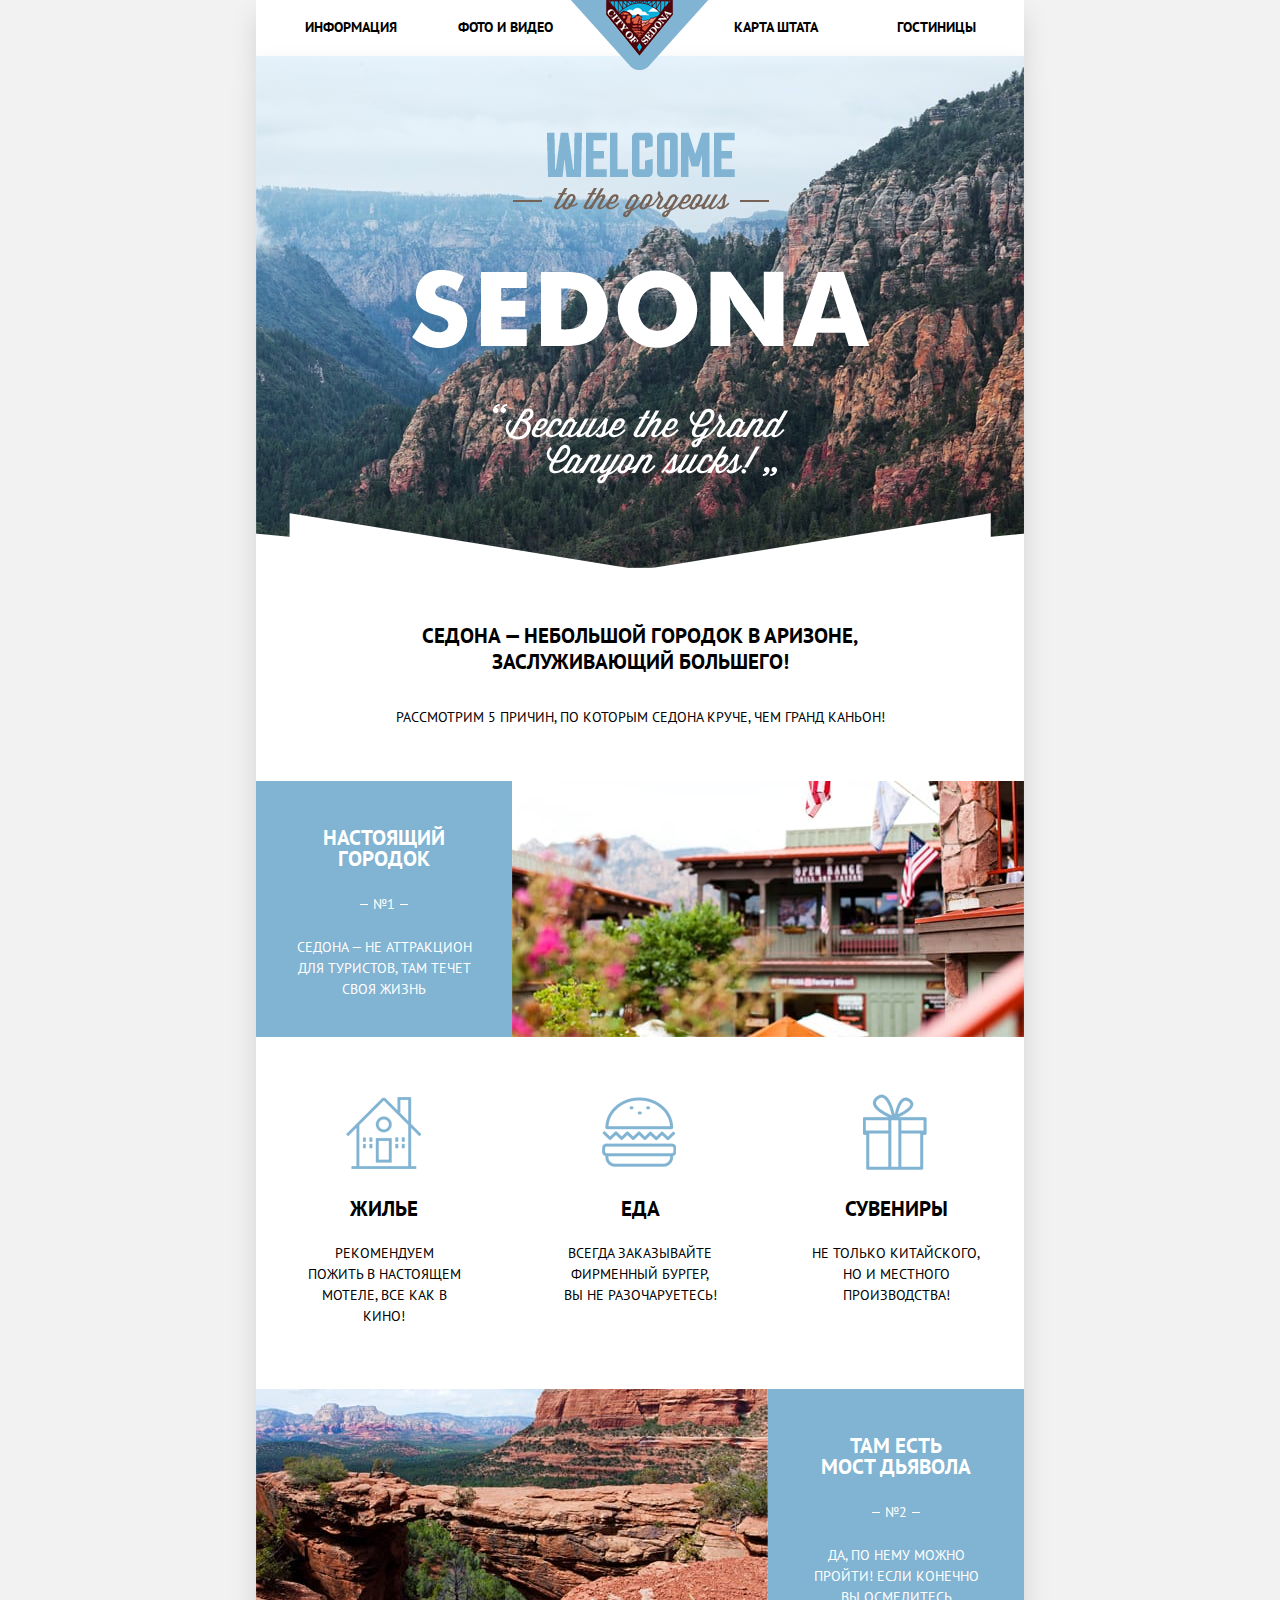
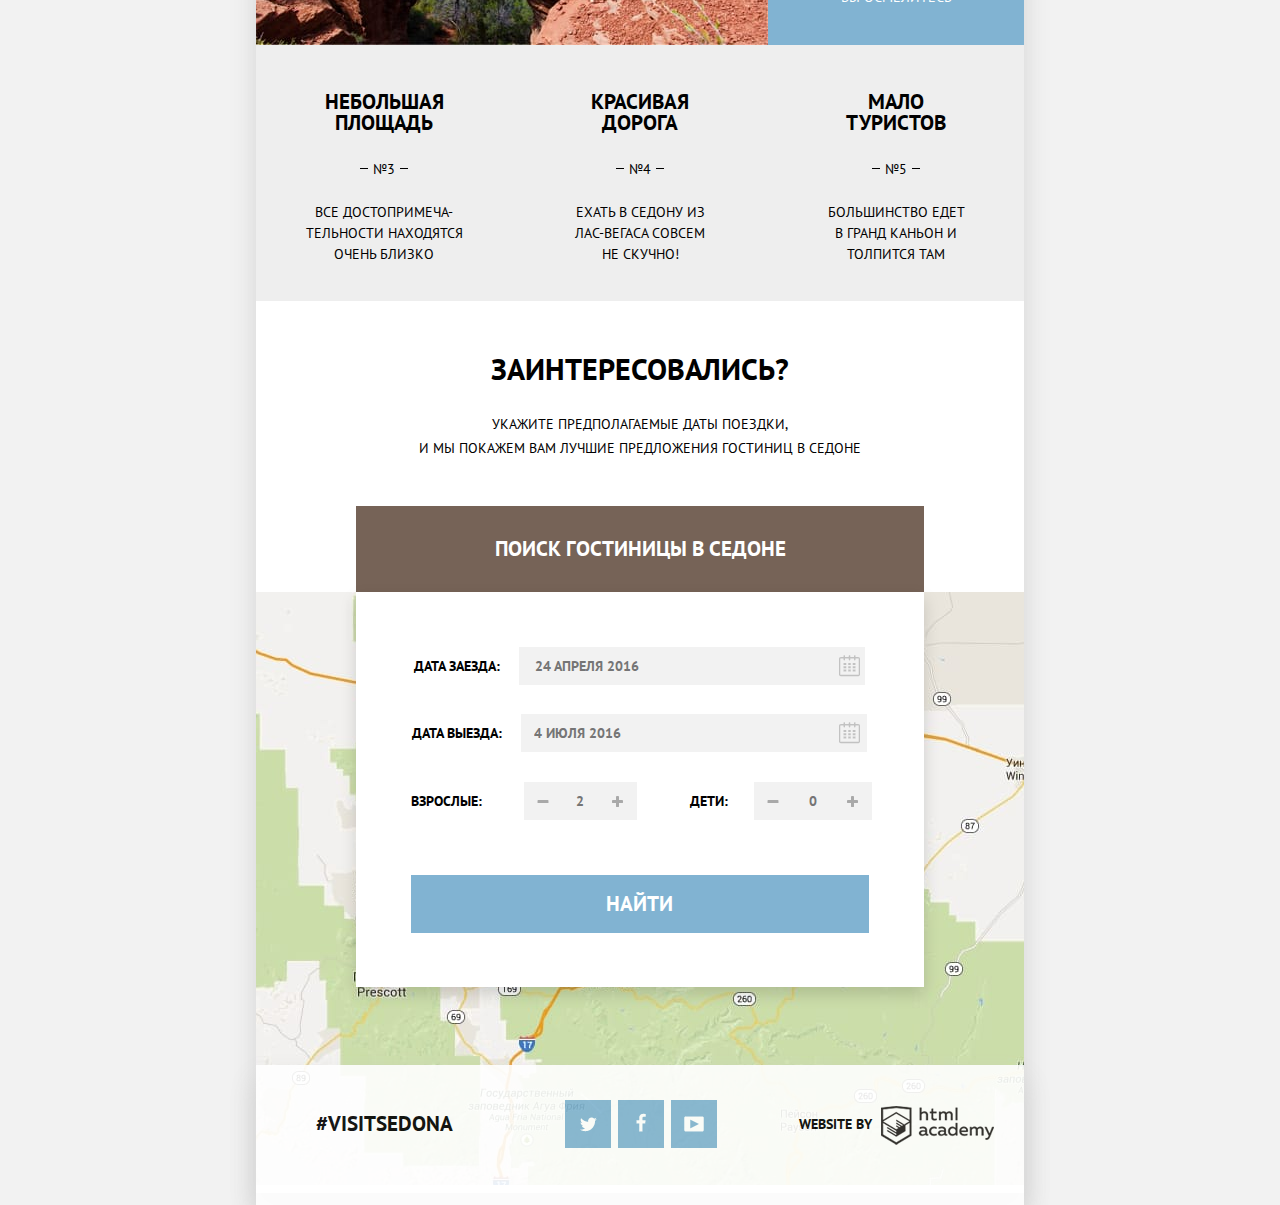
<file: index.html>
<!DOCTYPE html>
<html lang="ru">
  <head>
    <meta charset="utf-8">
    <title>Седона</title>
    <link href="https://fonts.googleapis.com/css?family=PT+Sans:400,700&amp;subset=cyrillic" rel="stylesheet" type="text/css">
    <link href="css/normalize.css" rel="stylesheet">
    <link href="css/style.css" rel="stylesheet">
  </head>
  <body>
    <header class="main-header">
      <div class="container clearfix">
        <nav class="main-navigation">
          <ul>
            <li>
              <a href="#">Информация</a>
            </li>
            <li>
              <a href="#">Фото и видео</a>
            </li>
            <li>
              <a href="#">Карта штата</a>
            </li>
            <li>
              <a href="hotels.html">Гостиницы</a>
            </li>
          </ul>
        </nav>
        <div class="logo">
          <a><img src="img/logo.png" width="138" height="70" alt="Логотип Седоны"></a>
        </div>
      </div>
    </header>
    <main class="primary-main">
      <div class="container">
        <div class="sedona-landscape">
          <div class="sedona-landscape-palling">
            <img src="img/inscription.png" width="458" height="352" alt="Прекрасный пейзаж Седоны">
          </div>
        </div>
        <div class="sedona-statement">
          <h1>Седона — небольшой городок в Аризоне, заслуживающий большего!</h1>
          <p>Рассмотрим 5 причин, по которым седона круче, чем Гранд Каньон!</p>
        </div>
        <section class="reason-first">
          <div class="reason-first-container-first clearfix">
            <div class="reason-first-description-first-background">
              <div class="reason-first-description-first">
                <h2>Настоящий городок</h2>
                <span class="number">№1</span>
                <p>Седона — не аттракцион для туристов, там течет своя жизнь</p>
              </div>
            </div>
            <div class="reason-first-picture">
              <img src="img/architecture.jpg" width="512" height="256" alt="Самобытная архитектура города">
            </div>
          </div>
          <div class="reason-first-container-second clearfix">
            <div class="reason-first-description-second">
              <h3>Жилье</h3>
              <p>Рекомендуем пожить в настоящем мотеле, все как в кино!</p>
            </div>
            <div class="reason-first-description-third">
              <h3>Еда</h3>
              <p>Всегда заказывайте фирменный бургер, вы не разочаруетесь!</p>
            </div>
            <div class="reason-first-description-fourth">
              <h3>Сувениры</h3>
              <p>Не только китайского, но и местного производства!</p>
            </div>
          </div>
        </section>
        <section class="reason-second clearfix">
          <div class="reason-second-picture-second">
            <img src="img/devils_bridge.jpg" width="512" height="256" alt="Мост дьявола">
          </div>
          <div class="reason-second-description-second-background">
            <div class="reason-second-description-second">
              <h2>Там есть<br>
                 мост дьявола</h2>
              <span class="number">№2</span>
              <p>Да, по нему можно пройти! Если конечно вы осмелитесь</p>
            </div>
          </div>
        </section>
        <div class="reason-third-fourth-fifth-container clearfix">
          <section class="reason-third">
            <div class="reason-third-description-third">
              <h2>Небольшая площадь</h2>
              <span class="number">№3</span>
              <p>Все достопримеча- тельности находятся очень близко</p>
            </div>
          </section>
          <section class="reason-fourth">
              <div class="reason-fourth-description-fourth">
                <h2>Красивая дорога</h2>
                <span class="number">№4</span>
                <p>Ехать в Седону из Лас-Вегаса совсем не скучно!</p>
              </div>
          </section>
          <section class="reason-fifth">
              <div class="reason-fifth-description-fifth">
                <h2>Мало туристов</h2>
                <span class="number">№5</span>
                <p>Большинство едет в гранд каньон и толпится там</p>
              </div>
          </section>
        </div>
        <section class="feedback">
          <div class="feedback-info">
            <h2>Заинтересовались?</h2>
            <p>Укажите предполагаемые даты поездки,<br>
               и мы покажем вам лучшие предложения гостиниц в Седоне</p>
          </div>
          <div class="found-hotel-in-sedona-form">
            <button class="found-hotel-in-sedona" type="button" name="found-hotel-in-sedona">Поиск гостиницы в Седоне</button>
            <form class="block-search-variants" action="#" method="post">
              <div class="block-date-input">
                <label for="date-input-field">Дата заезда:</label>
                <input class="date-input" type="text" id="date-input-field" name="date-input" placeholder="24 Апреля 2016" required>
                <span class="calendar"></span>
              </div>
              <div class="block-date-output">
                <label for="date-output-field">Дата выезда:</label>
                <input class="date-output" type="text" id="date-output-field" name="date-output" placeholder="4 июля 2016" required>
                <span class="calendar"></span>
              </div>
              <div class="block-adults">
                <label class="block-adults-name" for="adults">Взрослые:</label>
                <span class="minus"></span>
                <input class="adults" id="adults" type="text" name="adults" value="" placeholder="2" required>
                <span class="plus"></span>
              </div>
              <div class="block-child">
                <label class="block-short-name" for="child">Дети:</label>
                <span class=" minus minus-second"></span>
                <input class="child" id="child" type="text" name="child" value="" placeholder="0" required>
                <span class="plus plus-second"></span>
              </div>
              <button class="found" type="submit" name="found">Найти</button>
            </form>
          </div>
          <div class="state-map">
            <img src="img/map_state.jpg" width="768" height="593" alt="Карта штата">
          </div>
        </section>
      </div>
    </main>
    <footer class="main-footer footer-position container clearfix">
      <div class="hash-tag">
        <span class="text">#VisitSedona</span>
      </div>
      <div class="social">
        <a class="social-btn social-tw" href="#">Twitter</a>
        <a class="social-btn social-fb" href="#">Facebook</a>
        <a class="social-btn social-utube" href="#">You tube</a>
      </div>
      <div class="copyright">
        <span class="text">Website by</span>
        <a class="link" href="https://htmlacademy.ru">Ссылка на сайт HTML Acadamy</a>
      </div>
    </footer>
  </body>
</html>
</file>
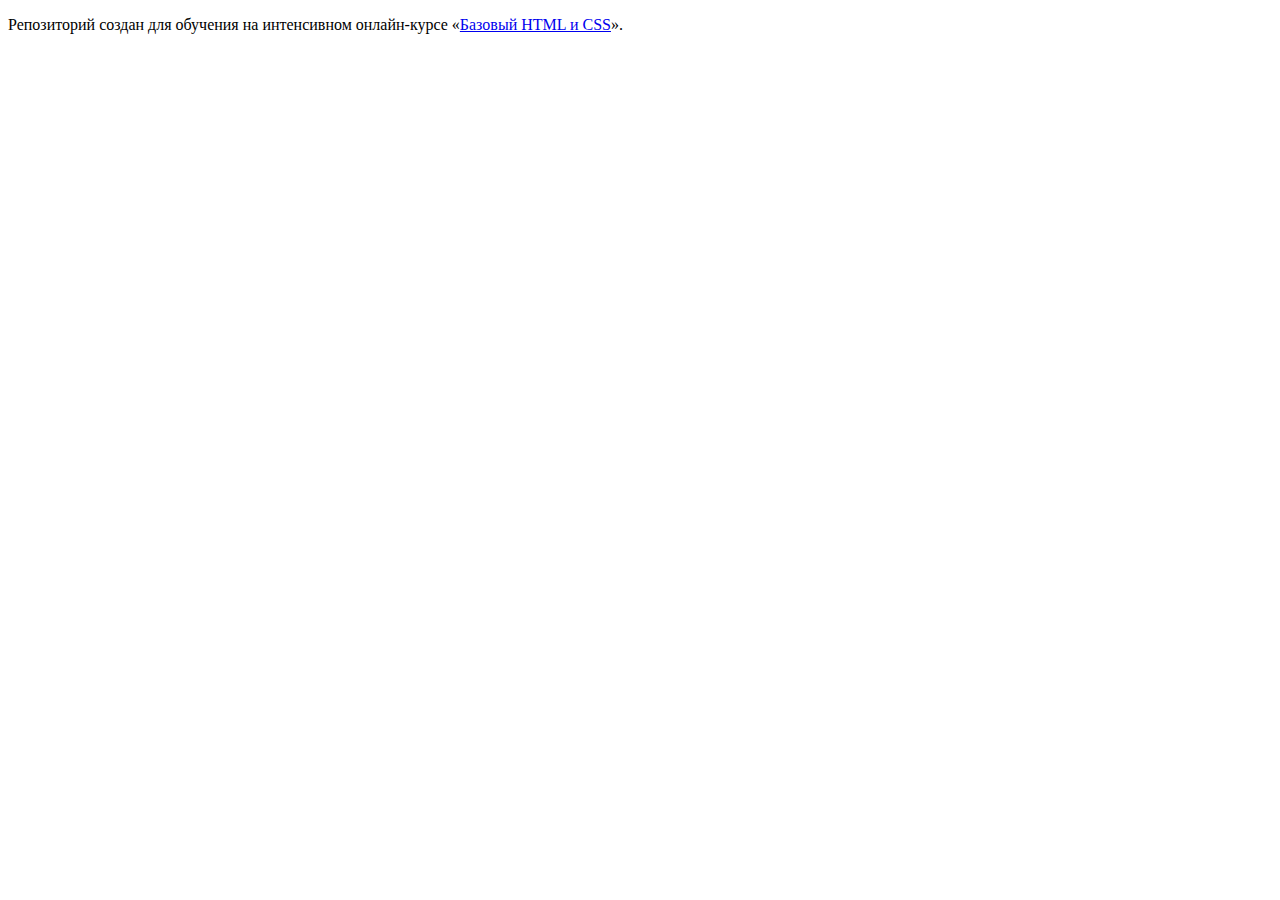
<file: master/index.html>
<!DOCTYPE html>
<html lang="ru">
  <head>
    <meta charset="utf-8">
    <title>HTML Academy: Седона</title>
    <base href="https://htmlacademy-htmlcss.github.io/181305-sedona/master/">
</head>
  <body>

    <p>Репозиторий создан для обучения на интенсивном онлайн‑курсе «<a href="https://htmlacademy.ru/intensive/htmlcss">Базовый HTML и CSS</a>».</p>

  </body>
</html>
</file>
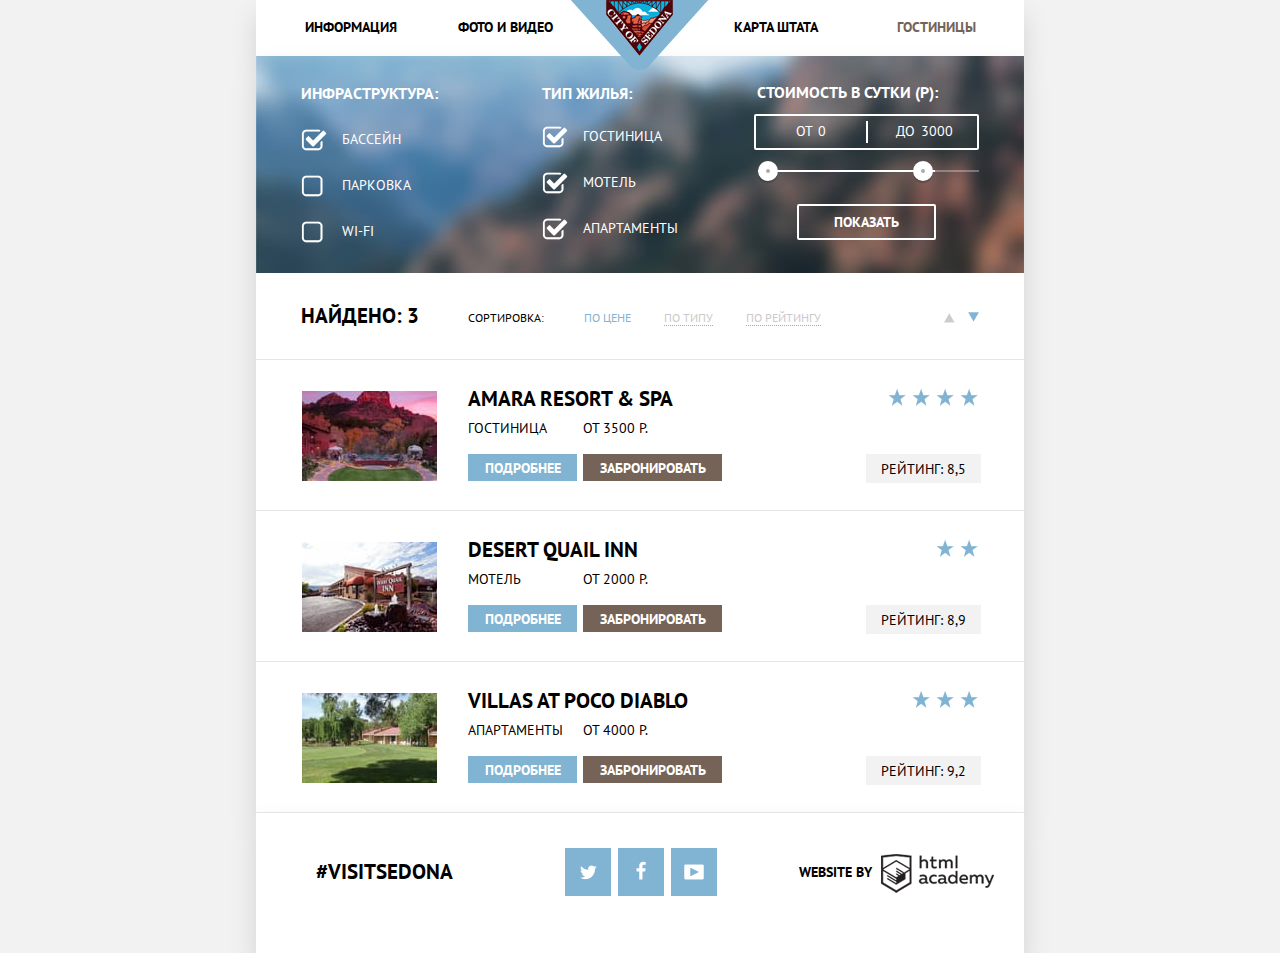
<file: hotels.html>
<!DOCTYPE html>
<html lang="ru">
  <head>
    <meta charset="utf-8">
    <title>Седона</title>
    <link href="https://fonts.googleapis.com/css?family=PT+Sans:400,700&amp;subset=cyrillic" rel="stylesheet" type="text/css">
    <link href="css/normalize.css" rel="stylesheet">
    <link href="css/style.css" rel="stylesheet">
  </head>
  <body>
    <header class="main-header container">
      <nav class="main-navigation">
        <ul>
          <li>
            <a class="active" href="#">Информация</a>
          </li>
          <li>
            <a class="active" href="#">Фото и видео</a>
          </li>
          <li>
            <a class="active" href="#">Карта штата</a>
          </li>
          <li>
            <a class="active-hotels">Гостиницы</a>
          </li>
        </ul>
      </nav>
      <div class="logo">
        <a href="index.html"><img src="img/logo.png" width="138" height="70" alt="Логотип Седоны"></a>
      </div>
    </header>
    <main class="primary-main container">
      <form action="https://echo.htmlacademy.ru" method="post" class="filter clearfix">
        <fieldset class="infrastructure">
          <legend class="infrastructure-header">Инфраструктура:</legend>
          <input type="checkbox" name="infrastructure-first" id="infrastructure-first-label" checked>
          <label for="infrastructure-first-label">Бассейн</label>
          <input type="checkbox" name="infrastructure-second" id="infrastructure-second-label">
          <label for="infrastructure-second-label">Парковка</label>
          <input type="checkbox" name="infrastructure-third" id="infrastructure-third-label">
          <label for="infrastructure-third-label">wi-fi</label>
        </fieldset>
        <fieldset class="type-housing">
          <legend class="type-housing-header">Тип жилья:</legend>
          <input type="checkbox" name="type-housing-first" id="type-housing-first-label" checked>
          <label for="type-housing-first-label">Гостиница</label>
          <input type="checkbox" name="type-housing-second" id="type-housing-second-label" checked>
          <label for="type-housing-second-label">Мотель</label>
          <input type="checkbox" name="type-housing-third" id="type-housing-third-label" checked>
        <label for="type-housing-third-label">Апартаменты</label>
        </fieldset>
        <fieldset class="filter-range">
          <legend class="filter-range-title">Стоимость в сутки (р):</legend>
          <div class="price-controls">
            <label class="min-price">от <input type="text" name="min-price" value="0"></label>
            <label class="max-price">до <input type="text" name="max-price" value="3000"></label>
          </div>
          <div class="range-controls">
            <div class="scale">
              <div class="bar"></div>
              <div class="range-toggle range-toggle-min"></div>
              <div class="range-toggle range-toggle-max"></div>
            </div>
          </div>
          <button class="btn-transparent" type="submit">Показать</button>
        </fieldset>
      </form>
      <section class="search-options-sorting clearfix">
        <h2>Найдено:<output class="number"> 3</output></h2>
        <h3>Сортировка:</h3>
        <ul>
          <li>
            <a class="cost" href="#">По цене</a>
          </li>
          <li>
            <a class="type" href="#">По типу</a>
          </li>
          <li>
            <a class="rank" href="#">По рейтингу</a>
          </li>
        </ul>
        <div class="up-or-down">
          <a class="up" href="#"></a>
          <a class="down" href="#"></a>
        </div>
      </section>
      <article class="first-option clearfix">
        <div class="hotel-picture">
          <img src="img/amara_resort_and_spa.jpg" width="135" height="90" alt="Amara Resort & Spa">
        </div>
        <div class="hotel-description">
          <h2 class="name"><a href="#">Amara Resort & Spa</a></h2>
          <div class="hotel-info">
            <span class="type-housing">Гостиница</span>
            <a href="#">Подробнее</a>
          </div>
          <div class="hotel-booking">
            <span class="amount">от 3500 р.</span>
            <a href="#">Забронировать</a>
          </div>
        </div>
        <div class="hotel-rank">
          <div class="stars">
            <span class="first"></span>
            <span class="second"></span>
            <span class="third"></span>
            <span class="fourth"></span>
          </div>
          <div class="rank">
            <span class="rank-text">Рейтинг: 8,5</span>
          </div>
        </div>
      </article>
      <article class="second-option clearfix">
        <div class="option-description">
          <div class="hotel-picture">
            <img src="img/desert_quaill_inn.jpg" width="135" height="90" alt="Desert Quail Inn">
          </div>
          <div class="hotel-description">
            <h2 class="name"><a href="#">Desert Quail Inn</a></h2>
            <div class="hotel-info">
              <span class="type-housing">Мотель</span>
              <a href="#">Подробнее</a>
            </div>
            <div class="hotel-booking">
              <span class="amount">от 2000 р.</span>
              <a href="#">Забронировать</a>
            </div>
          </div>
        </div>
        <div class="hotel-rank">
          <div class="stars">
            <span class="first"></span>
            <span class="second"></span>
          </div>
          <div class="rank">
            <span class="rank-text">Рейтинг: 8,9</span>
          </div>
        </div>
      </article>
      <article class="third-option clearfix">
        <div class="hotel-picture">
          <img src="img/villias_and_poco_diablo.jpg" width="135" height="90" alt="Villas At Poco Diablo">
        </div>
        <div class="hotel-description">
          <h2 class="name"><a href="#">Villas At Poco Diablo</a></h2>
          <div class="hotel-info">
            <span class="type-housing">Апартаменты</span>
            <a href="#">Подробнее</a>
          </div>
          <div class="hotel-booking">
            <span class="amount">от 4000 р.</span>
            <a href="#">Забронировать</a>
          </div>
        </div>
        <div class="hotel-rank">
          <div class="stars">
            <span class="first"></span>
            <span class="second"></span>
            <span class="third"></span>
          </div>
          <div class="rank">
            <span class="rank-text">Рейтинг: 9,2</span>
          </div>
        </div>
      </article>
    </main>
    <footer class="main-footer container clearfix">
      <div class="hash-tag">
        <span class="text">#VisitSedona</span>
      </div>
      <div class="social">
        <a class="social-btn social-tw" href="#">Twitter</a>
        <a class="social-btn social-fb" href="#">Facebook</a>
        <a class="social-btn social-utube" href="#">You tube</a>
      </div>
      <div class="copyright">
        <span class="text">Website by</span>
        <a class="link" href="https://htmlacademy.ru">Ссылка на сайт HTML Acadamy</a>
      </div>
    </footer>
  </body>
</html>
</file>
<file: css/style.css>
body {
  min-width: 768px;

  font-size: 14px;
  line-height: 26px;
  font-weight: 700;
  text-transform: uppercase;
  text-align: center;
  color: black;
  font-family: "PT Sans", "Arial", sans-serif;

  background-color: #f2f2f2;
}

h1, h2, h3 {
  font-size: 21px;
  line-height: 21px;
  font-weight: bold;
}

p {
  line-height: 21px;
  font-size: 14px;
  font-weight: normal;
}

/*НАСТРОЙКИ*/

.clearfix::after {
  content: "";
  display: table;
  clear: both;
}

.container {
  width: 768px;
  margin: 0 auto;
  background-color: #ffffff;
  box-shadow: 0 15px 25px lightgrey;
}

/*НАВАИГАЦИОННОЕ МЕНЮ*/

.main-navigation ul{
  margin: 0;
  padding: 0;
  list-style: none;
}

.main-navigation li{
  display: inline-block;
  vertical-align: top;
}

.main-navigation a {
  display: block;
  padding-top: 14px;
  padding-bottom: 16px;
  color: black;
  text-decoration: none;
}

.main-navigation a:hover {
  color: #81b3d2;
}

.main-navigation a:active {
  color: #cacaca;
}

.main-navigation .active a:active {
  color: #dbd8d5;
}

.main-navigation .active:hover {
  background: none;
}

.main-navigation .active-hotels {
  color: #766357;
}

.main-navigation .active-hotels:hover {
  color: #604e43;
}

.main-navigation li:first-child{
  margin-right: 57px;
}

.main-navigation li:nth-child(2) {
  margin-right: 177px;
}

.main-navigation li:nth-child(3) {
    margin-right: 75px;
}

.logo {
  position: absolute;
  width: 138px;
  height: 70px;
  top: 0;
  margin-left: 315px;
}

/*СТРАНИЦА-ВИЗИТКА*/

.sedona-landscape{
  height: 512px;
  background-image: url("../img/background_sedona.jpg");
  background-repeat: no-repeat;
}

.sedona-landscape img {
  margin-top: 76px;
  margin-left: 1px;

}
.sedona-landscape-palling {
  height: 514px;
  background-image: url("../img/paling.png");
  background-repeat: no-repeat;
  background-position: bottom;
}

.sedona-statement h1 {
  line-height: 26px;
  padding-top: 41px;
  padding-left: 100px;
  padding-right: 100px;
}

.sedona-statement p {
  padding-top: 18px;
  padding-bottom: 39px;
}

.reason-first-description-first-background {
  float: left;
  width: 256px;
  height: 256px;
  background-color: #81b3d2;
}

.reason-first-description-first {
  color: white;
  margin-top: 46px;
  margin-bottom: 12px;
}

.reason-first-description-first h2{
  padding-left: 30px;
  padding-right: 30px;
  margin-bottom: 22px;
}

.reason-first-description-first span {
  position: relative;
  font-weight: normal;
}

.reason-first-description-first span::before {
  content: "";
  position: absolute;
  width: 8px;
  height: 1px;
  background-color: #fff;
  left: -13px;
  top: 9px
}

.reason-first-description-first span::after {
  content: "";
  position: absolute;
  width: 8px;
  height: 1px;
  background-color: #fff;
  right: -13px;
  top: 9px
}

.reason-first-description-first p{
  display: block;
  margin-top: 20px;
  padding-left: 30px;
  padding-right: 30px;
}

.reason-first-picture {
  float: right;
}

.reason-first {
  margin-bottom: 48px;
}

.reason-first-container-second h3,
.reason-first-container-third h3,
.reason-first-container-fourth h3 {
  margin-top: 153px;
}

.reason-first-container-second p,
.reason-first-container-third p,
.reason-first-container-fourth p {
  padding-top: 3px;
  padding-left: 50px;
  padding-right: 50px;
}

.reason-first-description-fourth p {
  padding-left: 40px;
  padding-right: 40px;
}

.reason-first-description-second {
  float: left;
  width: 256px;
}

.reason-first-description-second,
.reason-first-description-third,
.reason-first-description-fourth{
  position: relative;
}

.reason-first-description-second::before {
  position: absolute;
  content: "";
  top: 52px;
  left: 35%;
  width: 75px;
  height: 72px;
  background-image: url("../img/house.png");
  background-repeat: no-repeat;
}

.reason-first-description-third::before {
  position: absolute;
  content: "";
  top: 52px;
  left: 35%;
  width: 74px;
  height: 70px;
  background-image: url("../img/eating.png");
  background-repeat: no-repeat;
}

.reason-first-description-fourth::before {
  position: absolute;
  content: "";
  top: 49px;
  left: 37%;
  width: 64px;
  height: 76px;
  background-image: url("../img/souvenirs.png");
  background-repeat: no-repeat;
}

.reason-first-description-third {
  float: left;
  width: 256px;
}

.reason-first-description-fourth {
  float: right;
  width: 256px;
}

.reason-second-picture-second {
  float: left;
  width: 512px;
  height: 256px;
}

.reason-second-description-second-background {
  float: right;
  width: 256px;
  height: 256px;
  background-color: #81b3d2;
}

.reason-second-description-second {
  color: white;
  margin-top: 46px;
  margin-bottom: 12px;
}

.reason-second-description-second h2{
  padding-left: 50px;
  padding-right: 50px;
  margin-bottom: 22px;
}

.reason-second-description-second span {
  position: relative;
  font-weight: normal;
}

.reason-second-description-second span::before {
  content: "";
  position: absolute;
  width: 8px;
  height: 1px;
  background-color: #fff;
  left: -13px;
  top: 9px
}

.reason-second-description-second span::after {
  content: "";
  position: absolute;
  width: 8px;
  height: 1px;
  background-color: #fff;
  right: -13px;
  top: 9px
}

.reason-second-description-second p{
  display: block;
  margin-top: 20px;
  padding-left: 45px;
  padding-right: 45px;
}

.reason-third-fourth-fifth-container{
  height: 256px;
  background-color: #eeeeee;
}

.reason-third-description-third{
  float: left;
}

.reason-fourth-description-fourth {
  float: left;
}

.reason-fifth-description-fifth {
  float: right;
}

.reason-third-description-third,
.reason-fourth-description-fourth,
.reason-fifth-description-fifth  {
  width: 256px;
  margin-top: 28px;
  margin-bottom: 33px;
}

.reason-third-description-third h2,
.reason-fourth-description-fourth h2,
.reason-fifth-description-fifth h2 {
  padding-left: 52px;
  padding-right: 52px;
}

.reason-third-description-third span,
.reason-fourth-description-fourth span,
.reason-fifth-description-fifth span {
  display: block;
  margin-top: 23px;
}

.reason-third-description-third p,
.reason-fourth-description-fourth p,
.reason-fifth-description-fifth p {
  display: block;
  margin-top: 20px;
}

.reason-third-description-third p {
  padding-left: 40px;
  padding-right: 40px;
}

.reason-third-description-third span,
.reason-fourth-description-fourth span,
.reason-fifth-description-fifth span {
  position: relative;
  font-weight: normal;
}

.reason-third-description-third span::before,
.reason-fourth-description-fourth span::before,
.reason-fifth-description-fifth span::before {
  content: "";
  position: absolute;
  width: 8px;
  height: 1px;
  background-color: #000;
  left: 104px;
  top: 12px
}

.reason-third-description-third span::after,
.reason-fourth-description-fourth span::after,
.reason-fifth-description-fifth span::after {
  content: "";
  position: absolute;
  width: 8px;
  height: 1px;
  background-color: #000;
  right: 104px;
  top: 12px
}

.reason-fourth-description-fourth p {
  padding-left: 55px;
  padding-right: 55px;
}

.reason-fifth-description-fifth p {
  padding-left: 55px;
  padding-right: 55px;
}

.feedback-info h2 {
  font-size: 30px;
  line-height: 26px;
  margin-top: 55px;
  margin-bottom: 30px;
}

.feedback-info p {
  line-height: 24px;
  padding-left: 150px;
  padding-right: 150px;
}

.found-hotel-in-sedona-form {
  position: relative;
  width: 568px;
  margin-top: 46px;
  margin-left: auto;
  margin-right: auto;
  }

.found-hotel-in-sedona {
  width: 568px;
  height: 86px;
  font-size: 21px;
  line-height: 26px;
  color: white;
  text-transform: uppercase;
  font-weight: bold;
  background-color: #766357;
  border: none;
}

.block-search-variants {
  position: absolute;
  width: 459px;
  height: 395px;
  padding-left: 54px;
  padding-right: 55px;
  left: 0px;
  top: 86px;
  background-color: white;
  box-shadow: 0 7px 15px 0 rgba(0,0,0,.15);
}

.block-search-variants .date-input:hover,
.block-search-variants .date-output:hover,
.block-search-variants .adults:hover,
.block-search-variants .child:hover {
  background-color: #ebebeb;
}

.block-search-variants .date-input:focus,
.block-search-variants .date-output:focus,
.block-search-variants .adults:focus,
.block-search-variants .child:focus {
  background-color: #ffffff;
}

.block-date-input {
  position: relative;
  margin-top: 55px;
}

.block-date-output {
  position: relative;
  margin-top: 29px;
}

.block-date-input label,
.block-date-output label {
  padding-right: 15px;
}

.block-date-input input[type="text"],
.block-date-output input[type="text"] {
  height: 38px;
  width: 346px;
  font-size: 14px;
  line-height: 26px;
  box-sizing: border-box;
  text-transform: uppercase;
  padding-left: 16px;
  border: none;
  background-color: #f2f2f2;
}

.block-date-output input[type="text"] {
  padding-left: 13px;
}

.calendar {
  position: absolute;
  right: 9px;
  top: 8px;
  font-size: 0;
  width: 21px;
  height: 22px;
  background-image: url("../img/calendar_gray.png");
  background-repeat: no-repeat;
}

.calendar:hover {
  background-image: url("../img/calendar_black.png");
  background-repeat: no-repeat;
}

.calendar:active {
  background-image: url("../img/calendar_blue.png");
  background-repeat: no-repeat;
}

.block-adults,
.block-child {
  position: relative;
  display: inline-block;
  margin-top: 30px;
}

.block-child {
  margin-right: 35px;
}

.adults label,
.child label {
    display: inline-block;
    margin-bottom: 39px;
    margin-top: 7px;
    font-weight: 700;
}

.minus {
  position: absolute;
  left: 113px;
  width: 38px;
  height: 38px;
  background-color: #f2f2f2;
  background-image: url("../img/mines_gray.png");
  background-repeat: no-repeat;
  background-position: center;
}

.minus:hover {
  background-image: url("../img/minus_black.png");
  background-repeat: no-repeat;
}

.minus:active {
  background-image: url("../img/minus_blue.png");
  background-repeat: no-repeat;
}

.minus-second {
  left: 64px;
  top: 0;
}

.adults, .child {
  text-align: center;
  width: 38px;
  height: 36px;
  margin-left: 73px;
  margin-right: 85px;
  background: #f2f2f2;
  border: 0;
  margin-bottom: 55px;
  font-family: inherit;
  font-weight: 700;
  line-height: 26px;
  color: #000;
}

.child {
    margin-right: 0;
    margin-left: 60px;
}

.plus {
    position: absolute;
    right: 49px;
    top: 0;
    background-color: #f2f2f2;
    background-image: url("../img/plus_gray.png");
    background-repeat: no-repeat;
    background-position: center;
    width: 38px;
    height: 38px;
}

.plus:hover {
  background-image: url("../img/plus_black.png");
  background-repeat: no-repeat;
}

.plus:active {
  background-image: url("../img/plus_blue.png");
  background-repeat: no-repeat;
}

.plus-second {
  right: -38px;
}

.block-search-variants .found {
  display: block;
  width: 458px;
  height: 58px;
  font-size: 21px;
  line-height: 26px;
  text-transform: uppercase;
  font-weight: bold;
  color: white;
  background-color: #81b3d2;
  margin-left: auto;
  margin-right: auto;
  border: none;
}

.block-search-variants .found:hover {
  background-color: #669ec0;
}

.block-search-variants .found:active {
  color: #94b9d2;
  background-color: #5496bd;
}

/* ВЫБОРА ОТЕЛЯ*/

.filter {
  height: 217px;
  background-image: url("../img/background_sedona_blurry.jpg");
  background-repeat: no-repeat;
  background-position: 0px -57px;
  color: #ffffff;
}

/* Позиционирование фильтров */

.infrastructure {
  float: left;
  width: 206px;
  vertical-align: middle;
  text-align: left;
  margin: 0;
  padding: 0;
  border: none;
}

.infrastructure {
  margin-left: 45px;
}

.filter .type-housing {
  float: left;
  width: 200px;
  vertical-align: middle;
  text-align: left;
  margin: 0;
  margin-left: 35px;
  padding: 0;
  border: none;
}

.filter-range {
  float: right;
  vertical-align: middle;
  text-align: left;
  margin: 0;
  margin-right: 45px;
  padding: 0;
  border: none;
}

/* фильтр инфраструктуры и типа жилья*/

.filter label {
  color: white;
  line-height: 20px;
  font-weight: normal;
}

.infrastructure,
.type-housing {
  padding-top: 3px;
}

.infrastructure-header,
.type-housing-header,
.filter-range-title {
  font-size: 16px;
  color: white;
  padding-top: 24px;
  padding-bottom: 20px;
}

.filter input[type=checkbox] {
    display: none;
}

.filter input[type=checkbox] + label {
  display: block;
  padding-bottom: 26px;
  padding-left: 41px;
  position: relative;
  cursor: pointer;
}

.filter input[type="checkbox"] + label::before {
   position: absolute;
   content: "";
   top: 50%;
   left: 50%;

   display: block;
   top: 0;
   left: 0;
   width: 26px;
   height: 22px;
   background-position: 0px 0px;
}

.filter input[type="checkbox"]:checked + label::before,
.filter input[type="checkbox"]:checked:hover + label::before {
  background-image: url("../img/chekbox_checked.png");
  background-repeat: no-repeat;
}

.filter input[type="checkbox"] + label::before,
.filter input[type="checkbox"]:hover + label::before {
  background-image: url("../img/chekbox_unchecked.png");
  background-repeat: no-repeat;
}

/** фильтр цены **/

.filter-range {
  width: 225px;
  margin-top: 10px;

  color: #ffffff;
  text-transform: uppercase;
}

.filter-range-title {
  padding-top: 16px;
  padding-left: 3px;
  padding-bottom: 11px;

  font-weight: 600;
  font-size: 16px;
  line-height: 21px;
}

.price-controls {
  position: relative;

  height: 32px;
  margin-bottom: 20px;

  font-size: 0;

  border: 2px solid #ffffff;
  border-radius: 2px;
}

.price-controls::after {
  content: "";
  position: absolute;
  top: 50%;
  left: 50%;

  width: 2px;
  height: 22px;

  background: #ffffff;
  transform: translate(-50%, -50%);
}

.price-controls label {
  display: inline-block;

  font-size: 14px;
  line-height: 28px;
  vertical-align: top;

  cursor: pointer;
}

.price-controls .min-price {
  width: 70px;
  padding-left: 40px;
}

.price-controls .max-price {
  width: 80px;
  padding-left: 30px;
}

.price-controls input {
  width: 40px;
  margin: 0;

  color: inherit;
  font: inherit;

  background: none;
  border: none;
}

.range-controls {
  position: relative;

  margin-left: 4px;
  margin-bottom: 32px;
}

.range-controls .scale {
  height: 2px;

  background: rgba(255, 255, 255, 0.3);
}

.range-controls .bar {
  width: 80%;
  height: 2px;

  background: #ffffff;
}

.range-toggle {
  position: absolute;
  top: -9px;

  width: 4px;
  height: 4px;

  background: #ababab;
  border: 8px solid #ffffff;
  border-radius: 50%;
  box-shadow: 0 2px 1px 0 rgba(0, 1, 1, 0.2);
  cursor: pointer;
}

.range-toggle:hover {
  background: #1c4f80;
}

.range-toggle-min {
  left: 0px;
}

.range-toggle-max {
  left: 70%;
}

.btn-transparent {
  display: block;
  margin: 0 auto;
  padding: 6px 35px;

  font-size: 14px;
  line-height: 20px;
  color: #ffffff;
  text-transform: uppercase;

  background: transparent;
  border: 2px solid #ffffff;
  border-radius: 2px;
  cursor: pointer;
}

.btn-transparent:hover {
  color: #000000;

  background: #ffffff;
}

/* шапка поиска*/

.search-options-sorting {
  min-height: 86px;
  border-bottom: 1px solid #e5e5e5
}

.search-options-sorting h2 {
  float: left;
  vertical-align: top;
  margin-top: 32px;
  margin-left: 45px;
}

.search-options-sorting h3 {
  float: left;
  vertical-align: top;

  margin-top: 36px;
  margin-left: 49px;

  font-weight: normal;
}

.search-options-sorting ul {
  float: left;
  vertical-align: middle;

  margin-top: 31px;

  font-weight: normal;
}

.search-options-sorting li {
  display: inline-block;
  margin-right: 29px;
}

.search-options-sorting h3,
.search-options-sorting li a {
  font-size: 12px;
  line-height: 18px;
}

.search-options-sorting li a {
  text-decoration: none;
}

.search-options-sorting .cost {
  color: #81b3d2;
}

.search-options-sorting .type,
.search-options-sorting .rank {
  color: #cacaca;
  border-bottom: 1px dotted #81b3d2;
}

.search-options-sorting .cost {
  color: #81b3d2;
  border: none;
}

.search-options-sorting .type:hover,
.search-options-sorting .rank:hover {
  color: #81b3d2;
}

.search-options-sorting .type:active,
.search-options-sorting .rank:active {
  color: #000000;
  border: none;
}

.search-options-sorting .up-or-down {
  float: right;
  vertical-align: top;
}

.up-or-down a {
  display: inline-block;
  vertical-align: top;
  width: 11px;
  height: 10px;
  margin-left: 9px;
  margin-top: 40px;
}

.up-or-down .up {
  background-image: url("../img/arrow_up_gray.png");
  background-repeat: no-repeat;
}

.up-or-down .up:hover {
  background-image: url("../img/arrow_up_black.png");
  background-repeat: no-repeat;
}

.up-or-down .up:active {
  background-image: url("../img/arrow_up_blue.png");
  background-repeat: no-repeat;
}

.up-or-down .down {
  margin-top: 39px;
  margin-right: 45px;
  background-image: url("../img/arrow_down_blue.png");
  background-repeat: no-repeat;
}

.up-or-down .down:hover {
  background-image: url("../img/arrow_down_black.png");
  background-repeat: no-repeat;
}

.up-or-down .down:active {
  background-image: url("../img/arrow_down_blue.png");
  background-repeat: no-repeat;
}

/* отели */

.first-option,
.second-option,
.third-option {
  min-height: 150px;
  border-bottom: 1px solid #e5e5e5;
}

.hotel-picture {
  float: left;
  margin-top: 31px;
  margin-right: 31px;
  margin-left: 46px;
}

.hotel-description {
  float: left;
  margin-top: 26px;
  margin-right: 30px;
}

.hotel-rank {
  float: right;
  margin-top: 25px;
  margin-right: 30px;
}

.hotel-description h2 {
  text-align: left;
  font-size: 21px;
  line-height: 26px;
  margin: 0;
  margin-bottom: 3px;
}

.hotel-description a {
  text-decoration: none;
  line-height: 21px;
  color: black;
}

.hotel-description a:hover {
  color: #81b3d2;
}

.hotel-description a:active {
  color: #cacaca;
}

.hotel-info,
.hotel-booking {
  float: left;
  text-align: left;
  width: 113px;
  padding: 0;
  margin-right: 2px;
  margin-top: -3px;
}

.hotel-info .type-housing {
  display: inline-block;
  font-weight: normal;
  padding-bottom: 13px;
}

.hotel-info a {
  background-color: #81b3d2;
}

.hotel-booking .amount {
  display: inline-block;
  font-weight: normal;
  padding-top: 3px;
  padding-bottom: 13px;
}

.hotel-booking a {
  background-color: #766357;
}

.hotel-info a, .hotel-booking a {
  font-weight: 700;
  color: #fff;
  text-decoration: none;
  padding-top: 4.5px;
  padding-bottom: 4.5px;
  padding-left: 17px;
  padding-right: 16px;
}

.hotel-rank .stars {
  margin-top: 4px;
  margin-right: 15px;
}

.stars span{
  display: inline-block;
  vertical-align: top;
  width: 19px;
  height: 17px;
  margin-left: 1px;
  background-image: url("../img/star.png");
  background-repeat: no-repeat;
}

.stars span:first-child {
  margin-left: 100px;
}

.hotel-rank .rank {
  display: inline-block;
  vertical-align: top;
  margin-top: 39px;
  font-weight: normal;
  background-color: #f2f2f2;
  padding: 1.5px 15px;
}

.first-option .rank {
  margin-left: 65px;
}

.second-option .rank {
  margin-left: 16px;
}

.third-option .rank {
  margin-left: 40px;
}

.hotel-info a:hover {
  color: white;
  background-color: #669ec0;
}

.hotel-info a:active {
  color: #94b9d2;
  background-color: #5496bd;
}

.hotel-booking a:hover {
  color: white;
  background-color: #604e43;
}

.hotel-booking a:active {
  color: #928a85;
  background-color: #503e33;
}

/*Подвал*/

.footer-position {
  opacity: 0.9;
  margin-top: -128px;
}

.hash-tag {
  float: left;
  margin-left: 60px;
  margin-top: 46px;
}

.social {
  float: left;
  margin-left: 112px;
  margin-top: 35px;
}

.copyright {
  float: right;
  margin-top: 40px;
  margin-right: 30px;
  margin-bottom: 60px;
}

.hash-tag .text {
  text-decoration: none;
  font-size: 21px;
  line-height: 26px;
  font-weight: 700;
}

.copyright .text,
.copyright .link {
  display: inline-block;
  vertical-align: top;
}

.copyright .text {
  line-height: 26px;
  font-size: 14px;
  padding-top: 6px;
  padding-right: 5px;
}

.copyright .link {
  width: 113px;
  height: 39px;
  margin-top: 1px;
  font-size: 0;
  background-image: url("../img/logo_htmlacadamy_black.png");
  background-repeat: no-repeat;
}

.copyright .link:hover {
  background-image: url("../img/logo_htmlacadamy_blue.png");
  background-repeat: no-repeat;
}

.copyright .link:active {
  background-image: url("../img/logo_htmlacadamy_gray.png");
  background-repeat: no-repeat;
}

.social-btn {
    display: inline-block;
    width: 46px;
    height: 48px;
    margin-right: 3px;
    font-size: 0;
    vertical-align: top;
    text-decoration: none;
    background-color: #81b3d2;
}

.social-btn:hover {
  background-color: #669ec0;
}

.social-tw {
    background-image: url("../img/twitter.png");
    background-repeat: no-repeat;
    background-position: 50% 50%;
}

.social-tw:active {
    background-image: url("../img/twitter_active.png");
    background-repeat: no-repeat;
    background-position: 50% 50%;
}

.social-fb {
    background-image: url("../img/facebook.png");
    background-repeat: no-repeat;
    background-position: 50% 45%;
}

.social-fb:active {
    background-image: url("../img/facebook_active.png");
    background-repeat: no-repeat;
    background-position: 50% 50%;
}

.social-utube {
    background-image: url("../img/you_tube.png");
    background-repeat: no-repeat;
    background-position: 50% 50%;
}

.social-utube:active {
    background-image: url("../img/you_tube_active.png");
    background-repeat: no-repeat;
    background-position: 50% 50%;
}
</file>
